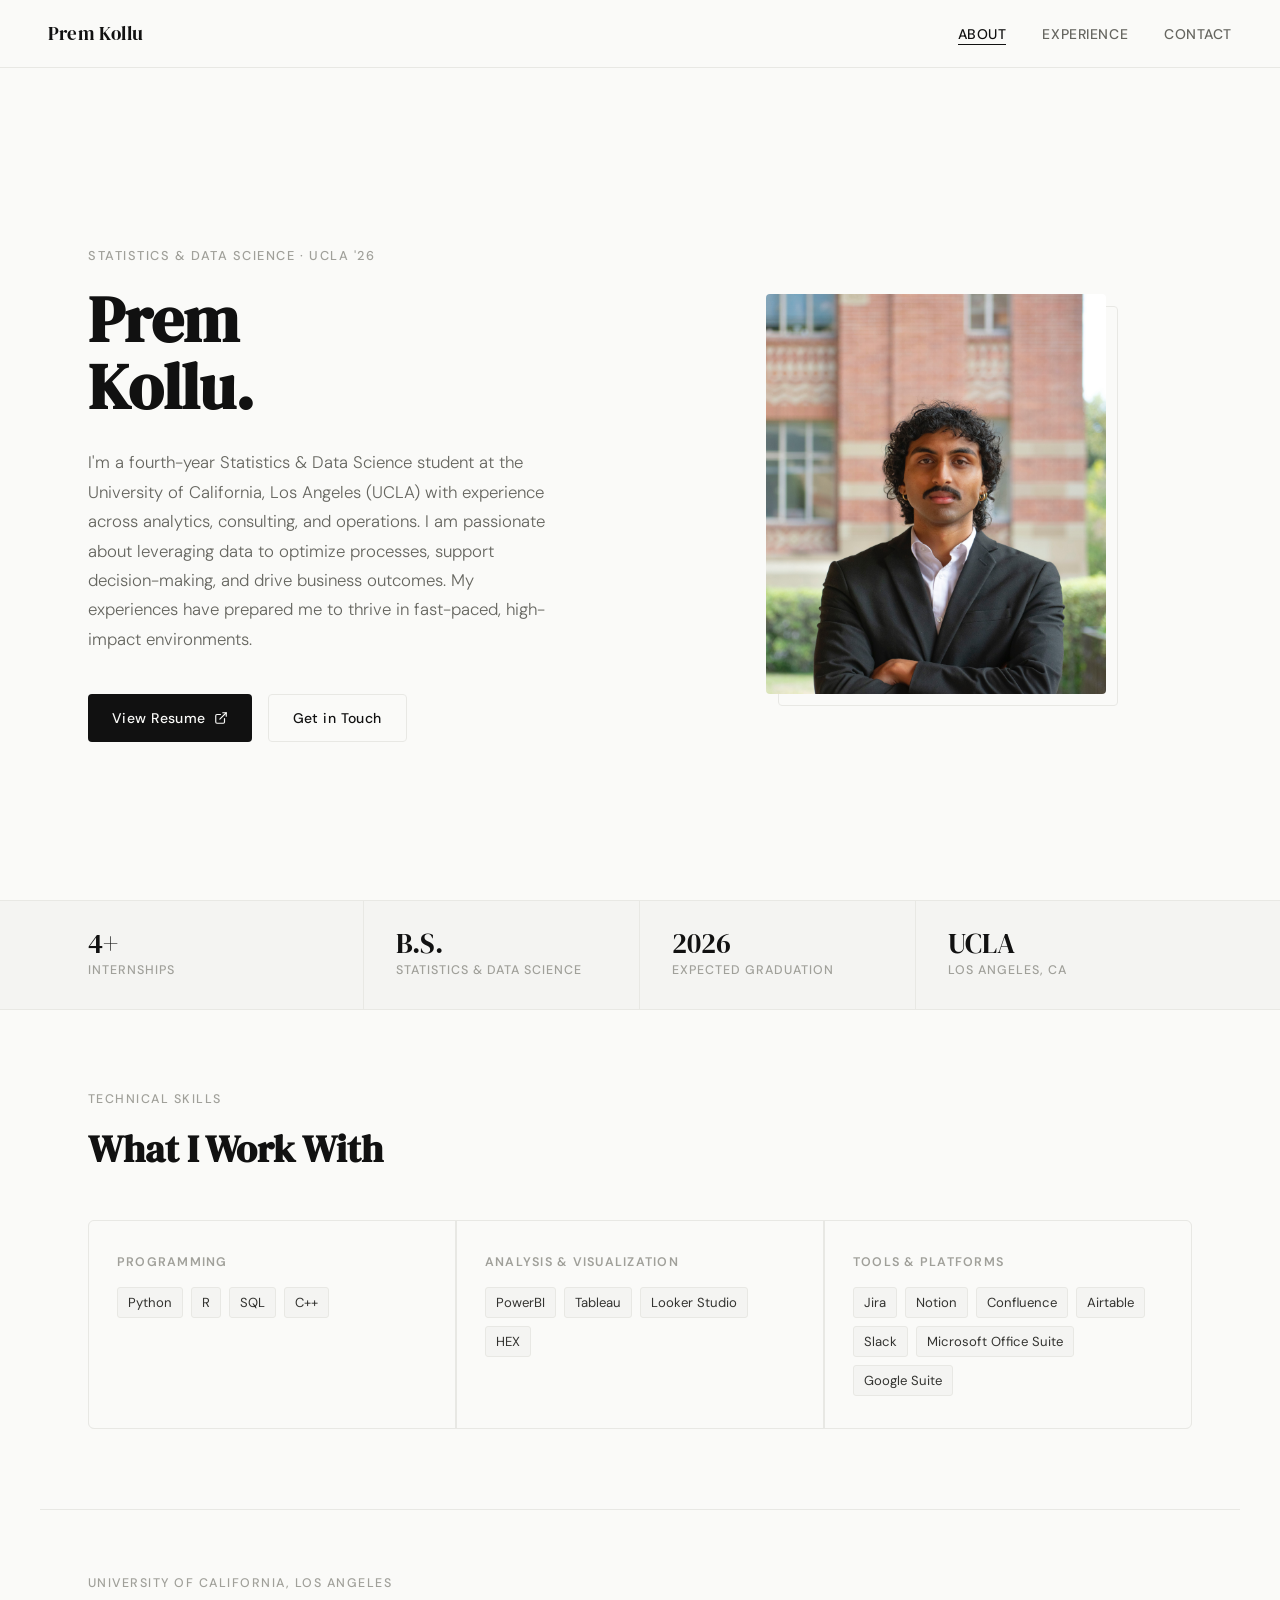
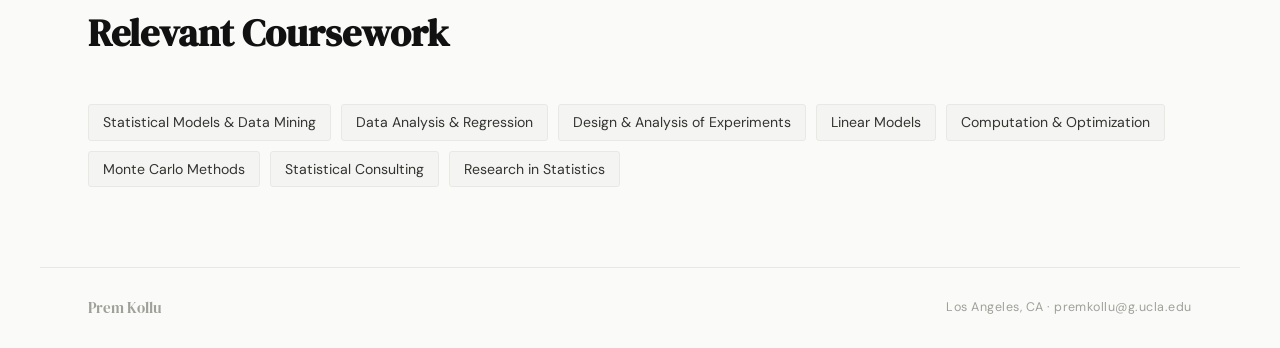
<file: index.html>
<!DOCTYPE html>
<html lang="en">
<head>
  <meta charset="UTF-8" />
  <meta name="viewport" content="width=device-width, initial-scale=1.0" />
  <title>Prem Kollu</title>
  <link rel="stylesheet" href="styles.css" />
</head>
<body>

  <!-- NAV -->
  <nav>
    <a href="index.html" class="nav-logo">Prem Kollu</a>
    <ul class="nav-links">
      <li><a href="index.html" class="active">About</a></li>
      <li><a href="experience.html">Experience</a></li>
      <li><a href="contact.html">Contact</a></li>
    </ul>
  </nav>

  <div class="page-wrapper">

    <!-- HERO -->
    <section class="hero">
      <div class="hero-text">
        <p class="hero-eyebrow">Statistics &amp; Data Science · UCLA '26</p>
        <h1 class="hero-name">Prem<br>Kollu.</h1>
        <p class="hero-bio">
          I'm a fourth-year Statistics &amp; Data Science student at the University of California, Los Angeles (UCLA) with experience across analytics, consulting, and operations. I am passionate about leveraging data to optimize processes, support decision-making, and drive business outcomes. My experiences have prepared me to thrive in fast-paced, high-impact environments.
        </p>
        <div class="hero-actions">
          <a href="resume.pdf" target="_blank" class="btn btn-primary">
            View Resume
            <svg width="14" height="14" viewBox="0 0 24 24" fill="none" stroke="currentColor" stroke-width="2" stroke-linecap="round" stroke-linejoin="round"><path d="M18 13v6a2 2 0 0 1-2 2H5a2 2 0 0 1-2-2V8a2 2 0 0 1 2-2h6"/><polyline points="15 3 21 3 21 9"/><line x1="10" y1="14" x2="21" y2="3"/></svg>
          </a>
          <a href="contact.html" class="btn btn-outline">Get in Touch</a>
        </div>
      </div>

      <div class="hero-photo-col">
        <div class="hero-photo-frame">
          <!-- Replace photo.jpg with your actual photo filename -->
          <img src="photo.jpg" alt="Prem Kollu"
               onerror="this.style.display='none'; this.nextElementSibling.style.display='flex';" />
          <div class="hero-photo-placeholder" style="display:none;">
            <svg width="40" height="40" viewBox="0 0 24 24" fill="none" stroke="currentColor" stroke-width="1" stroke-linecap="round" stroke-linejoin="round"><path d="M20 21v-2a4 4 0 0 0-4-4H8a4 4 0 0 0-4 4v2"/><circle cx="12" cy="7" r="4"/></svg>
            <span>Add Photo</span>
          </div>
        </div>
      </div>
    </section>

    <!-- STATS BAR -->
    <div class="stats-bar">
      <div class="stats-bar-inner">
        <div class="stat-item">
          <div class="stat-number">4+</div>
          <div class="stat-label">Internships</div>
        </div>
        <div class="stat-item">
          <div class="stat-number">B.S.</div>
          <div class="stat-label">Statistics &amp; Data Science</div>
        </div>
        <div class="stat-item">
          <div class="stat-number">2026</div>
          <div class="stat-label">Expected Graduation</div>
        </div>
        <div class="stat-item">
          <div class="stat-number">UCLA</div>
          <div class="stat-label">Los Angeles, CA</div>
        </div>
      </div>
    </div>

    <!-- SKILLS -->
    <section class="skills-section">
      <p class="section-label">Technical Skills</p>
      <h2 class="section-title">What I Work With</h2>

      <div class="skills-grid skills-grid-3">
        <div class="skill-card">
          <div class="skill-card-title">Programming</div>
          <div class="skill-tags">
            <span class="skill-tag">Python</span>
            <span class="skill-tag">R</span>
            <span class="skill-tag">SQL</span>
            <span class="skill-tag">C++</span>
          </div>
        </div>
        <div class="skill-card">
          <div class="skill-card-title">Analysis &amp; Visualization</div>
          <div class="skill-tags">
            <span class="skill-tag">PowerBI</span>
            <span class="skill-tag">Tableau</span>
            <span class="skill-tag">Looker Studio</span>
            <span class="skill-tag">HEX</span>
          </div>
        </div>
        <div class="skill-card">
          <div class="skill-card-title">Tools &amp; Platforms</div>
          <div class="skill-tags">
            <span class="skill-tag">Jira</span>
            <span class="skill-tag">Notion</span>
            <span class="skill-tag">Confluence</span>
            <span class="skill-tag">Airtable</span>
            <span class="skill-tag">Slack</span>
            <span class="skill-tag">Microsoft Office Suite</span>
            <span class="skill-tag">Google Suite</span>
          </div>
        </div>
      </div>
    </section>

    <!-- COURSEWORK -->
    <section class="coursework-section">
      <p class="section-label">University of California, Los Angeles</p>
      <h2 class="section-title">Relevant Coursework</h2>
      <div class="coursework-tags">
        <span class="skill-tag">Statistical Models &amp; Data Mining</span>
        <span class="skill-tag">Data Analysis &amp; Regression</span>
        <span class="skill-tag">Design &amp; Analysis of Experiments</span>
        <span class="skill-tag">Linear Models</span>
        <span class="skill-tag">Computation &amp; Optimization</span>
        <span class="skill-tag">Monte Carlo Methods</span>
        <span class="skill-tag">Statistical Consulting</span>
        <span class="skill-tag">Research in Statistics</span>
      </div>
    </section>

    <footer>
      <span class="footer-name">Prem Kollu</span>
      <span class="footer-note">Los Angeles, CA · premkollu@g.ucla.edu</span>
    </footer>

  </div>
</body>
</html>
</file>
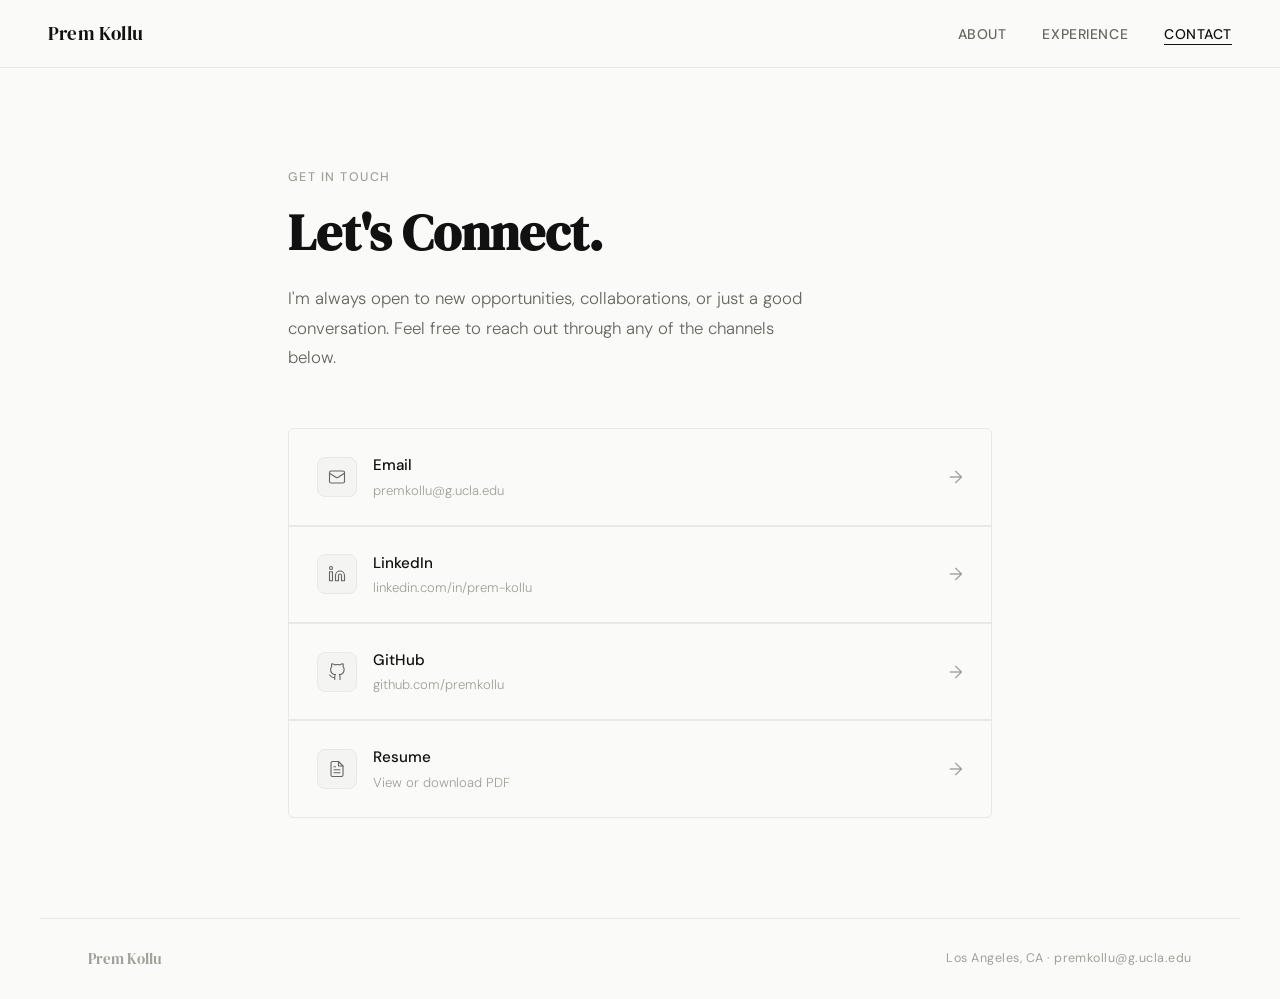
<file: contact.html>
<!DOCTYPE html>
<html lang="en">
<head>
  <meta charset="UTF-8" />
  <meta name="viewport" content="width=device-width, initial-scale=1.0" />
  <title>Contact — Prem Kollu</title>
  <link rel="stylesheet" href="styles.css" />
</head>
<body>

  <!-- NAV -->
  <nav>
    <a href="index.html" class="nav-logo">Prem Kollu</a>
    <ul class="nav-links">
      <li><a href="index.html">About</a></li>
      <li><a href="experience.html">Experience</a></li>
      <li><a href="contact.html" class="active">Contact</a></li>
    </ul>
  </nav>

  <div class="page-wrapper">

    <div class="contact-wrapper">
      <p class="contact-eyebrow">Get in Touch</p>
      <h1 class="contact-title">Let's Connect.</h1>
      <p class="contact-desc">
        I'm always open to new opportunities, collaborations, or just a good conversation. Feel free to reach out through any of the channels below.
      </p>

      <div class="contact-links">

        <!-- Email -->
        <a href="mailto:premkollu@g.ucla.edu" class="contact-link-item">
          <div class="contact-link-left">
            <div class="contact-link-icon">
              <svg viewBox="0 0 24 24"><rect x="2" y="4" width="20" height="16" rx="2"/><path d="m22 7-8.97 5.7a1.94 1.94 0 0 1-2.06 0L2 7"/></svg>
            </div>
            <div>
              <div class="contact-link-label">Email</div>
              <div class="contact-link-value">premkollu@g.ucla.edu</div>
            </div>
          </div>
          <span class="contact-link-arrow">→</span>
        </a>

        <!-- LinkedIn -->
        <a href="https://linkedin.com/in/prem-kollu" target="_blank" rel="noopener" class="contact-link-item">
          <div class="contact-link-left">
            <div class="contact-link-icon">
              <svg viewBox="0 0 24 24"><path d="M16 8a6 6 0 0 1 6 6v7h-4v-7a2 2 0 0 0-2-2 2 2 0 0 0-2 2v7h-4v-7a6 6 0 0 1 6-6z"/><rect x="2" y="9" width="4" height="12"/><circle cx="4" cy="4" r="2"/></svg>
            </div>
            <div>
              <div class="contact-link-label">LinkedIn</div>
              <div class="contact-link-value">linkedin.com/in/prem-kollu</div>
            </div>
          </div>
          <span class="contact-link-arrow">→</span>
        </a>

        <!-- GitHub -->
        <a href="https://github.com/premkollu" target="_blank" rel="noopener" class="contact-link-item">
          <div class="contact-link-left">
            <div class="contact-link-icon">
              <svg viewBox="0 0 24 24"><path d="M9 19c-5 1.5-5-2.5-7-3m14 6v-3.87a3.37 3.37 0 0 0-.94-2.61c3.14-.35 6.44-1.54 6.44-7A5.44 5.44 0 0 0 20 4.77 5.07 5.07 0 0 0 19.91 1S18.73.65 16 2.48a13.38 13.38 0 0 0-7 0C6.27.65 5.09 1 5.09 1A5.07 5.07 0 0 0 5 4.77a5.44 5.44 0 0 0-1.5 3.78c0 5.42 3.3 6.61 6.44 7A3.37 3.37 0 0 0 9 18.13V22"/></svg>
            </div>
            <div>
              <div class="contact-link-label">GitHub</div>
              <div class="contact-link-value">github.com/premkollu</div>
            </div>
          </div>
          <span class="contact-link-arrow">→</span>
        </a>

        <!-- Resume -->
        <a href="resume.pdf" target="_blank" class="contact-link-item">
          <div class="contact-link-left">
            <div class="contact-link-icon">
              <svg viewBox="0 0 24 24"><path d="M14 2H6a2 2 0 0 0-2 2v16a2 2 0 0 0 2 2h12a2 2 0 0 0 2-2V8z"/><polyline points="14 2 14 8 20 8"/><line x1="16" y1="13" x2="8" y2="13"/><line x1="16" y1="17" x2="8" y2="17"/><polyline points="10 9 9 9 8 9"/></svg>
            </div>
            <div>
              <div class="contact-link-label">Resume</div>
              <div class="contact-link-value">View or download PDF</div>
            </div>
          </div>
          <span class="contact-link-arrow">→</span>
        </a>

      </div>
    </div>

    <footer>
      <span class="footer-name">Prem Kollu</span>
      <span class="footer-note">Los Angeles, CA · premkollu@g.ucla.edu</span>
    </footer>

  </div>
</body>
</html>
</file>
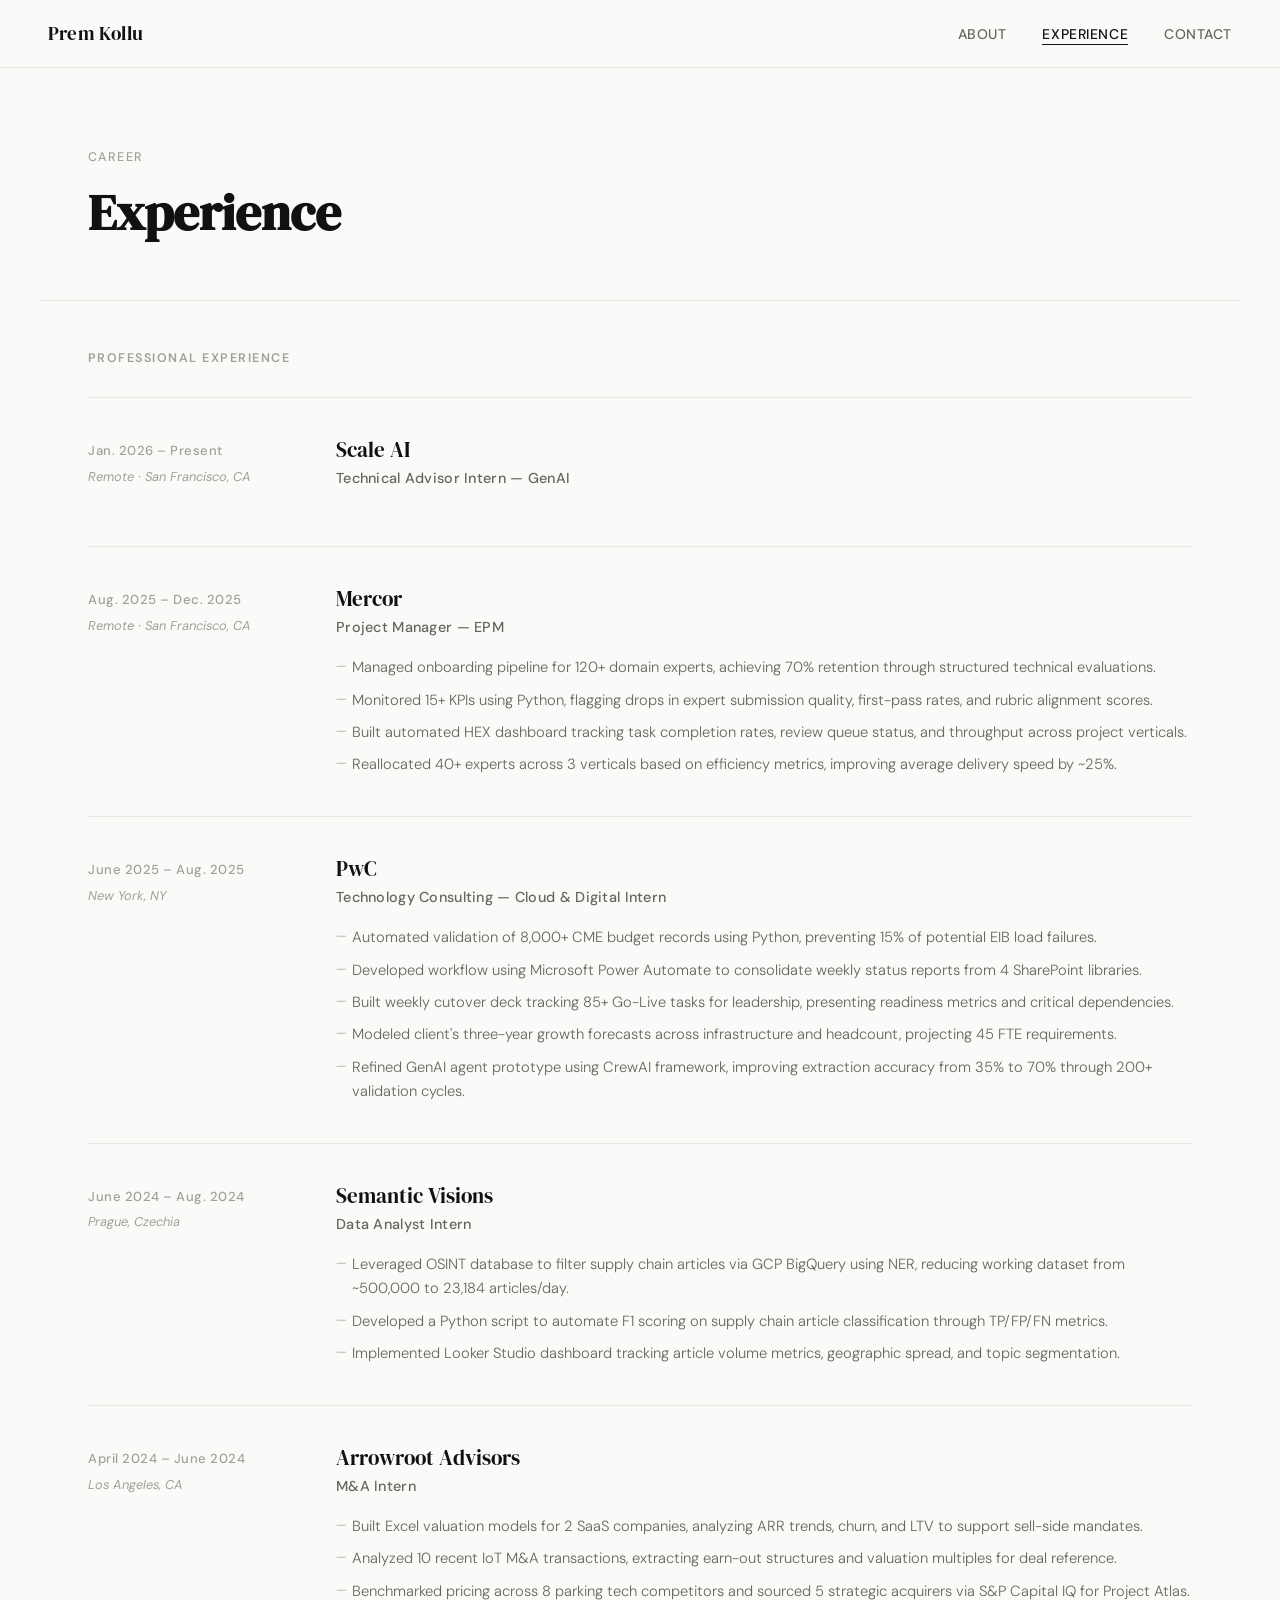
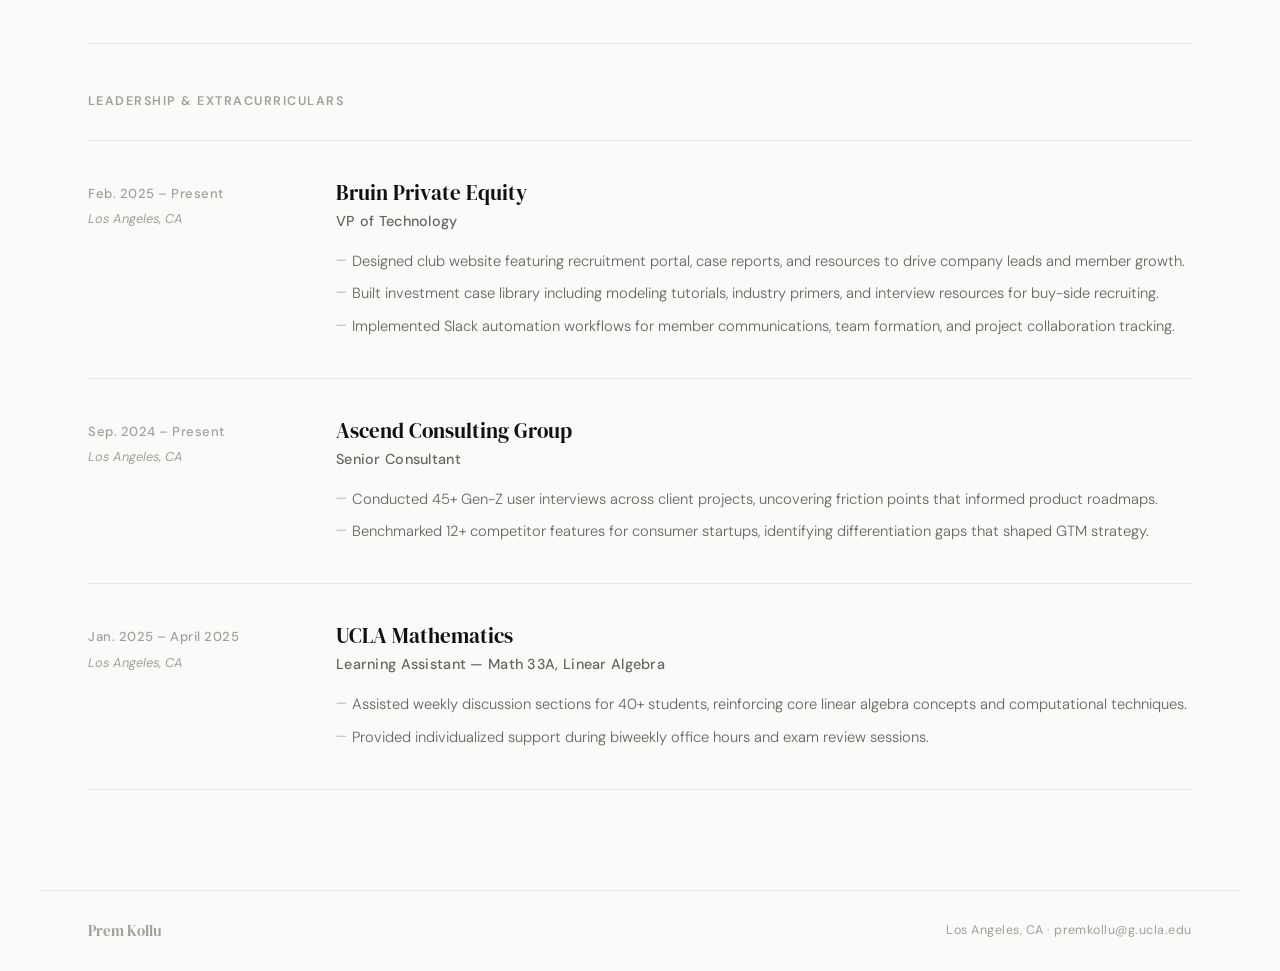
<file: experience.html>
<!DOCTYPE html>
<html lang="en">
<head>
  <meta charset="UTF-8" />
  <meta name="viewport" content="width=device-width, initial-scale=1.0" />
  <title>Experience — Prem Kollu</title>
  <link rel="stylesheet" href="styles.css" />
</head>
<body>

  <!-- NAV -->
  <nav>
    <a href="index.html" class="nav-logo">Prem Kollu</a>
    <ul class="nav-links">
      <li><a href="index.html">About</a></li>
      <li><a href="experience.html" class="active">Experience</a></li>
      <li><a href="contact.html">Contact</a></li>
    </ul>
  </nav>

  <div class="page-wrapper">

    <!-- HEADER -->
    <div class="exp-header">
      <p class="section-label">Career</p>
      <h1>Experience</h1>
    </div>

    <div class="exp-body">

      <!-- PROFESSIONAL EXPERIENCE -->
      <p class="exp-section-title">Professional Experience</p>

      <!-- Scale AI -->
      <div class="exp-item">
        <div class="exp-meta">
          <div class="exp-date">Jan. 2026 – Present</div>
          <div class="exp-location">Remote · San Francisco, CA</div>
        </div>
        <div class="exp-content">
          <div class="exp-company">Scale AI</div>
          <div class="exp-role">Technical Advisor Intern — GenAI</div>
          <!-- No bullets listed on resume for this role -->
        </div>
      </div>

      <!-- Mercor -->
      <div class="exp-item">
        <div class="exp-meta">
          <div class="exp-date">Aug. 2025 – Dec. 2025</div>
          <div class="exp-location">Remote · San Francisco, CA</div>
        </div>
        <div class="exp-content">
          <div class="exp-company">Mercor</div>
          <div class="exp-role">Project Manager — EPM</div>
          <ul class="exp-bullets">
            <li>Managed onboarding pipeline for 120+ domain experts, achieving 70% retention through structured technical evaluations.</li>
            <li>Monitored 15+ KPIs using Python, flagging drops in expert submission quality, first-pass rates, and rubric alignment scores.</li>
            <li>Built automated HEX dashboard tracking task completion rates, review queue status, and throughput across project verticals.</li>
            <li>Reallocated 40+ experts across 3 verticals based on efficiency metrics, improving average delivery speed by ~25%.</li>
          </ul>
        </div>
      </div>

      <!-- PwC -->
      <div class="exp-item">
        <div class="exp-meta">
          <div class="exp-date">June 2025 – Aug. 2025</div>
          <div class="exp-location">New York, NY</div>
        </div>
        <div class="exp-content">
          <div class="exp-company">PwC</div>
          <div class="exp-role">Technology Consulting — Cloud &amp; Digital Intern</div>
          <ul class="exp-bullets">
            <li>Automated validation of 8,000+ CME budget records using Python, preventing 15% of potential EIB load failures.</li>
            <li>Developed workflow using Microsoft Power Automate to consolidate weekly status reports from 4 SharePoint libraries.</li>
            <li>Built weekly cutover deck tracking 85+ Go-Live tasks for leadership, presenting readiness metrics and critical dependencies.</li>
            <li>Modeled client's three-year growth forecasts across infrastructure and headcount, projecting 45 FTE requirements.</li>
            <li>Refined GenAI agent prototype using CrewAI framework, improving extraction accuracy from 35% to 70% through 200+ validation cycles.</li>
          </ul>
        </div>
      </div>

      <!-- Semantic Visions -->
      <div class="exp-item">
        <div class="exp-meta">
          <div class="exp-date">June 2024 – Aug. 2024</div>
          <div class="exp-location">Prague, Czechia</div>
        </div>
        <div class="exp-content">
          <div class="exp-company">Semantic Visions</div>
          <div class="exp-role">Data Analyst Intern</div>
          <ul class="exp-bullets">
            <li>Leveraged OSINT database to filter supply chain articles via GCP BigQuery using NER, reducing working dataset from ~500,000 to 23,184 articles/day.</li>
            <li>Developed a Python script to automate F1 scoring on supply chain article classification through TP/FP/FN metrics.</li>
            <li>Implemented Looker Studio dashboard tracking article volume metrics, geographic spread, and topic segmentation.</li>
          </ul>
        </div>
      </div>

      <!-- Arrowroot -->
      <div class="exp-item">
        <div class="exp-meta">
          <div class="exp-date">April 2024 – June 2024</div>
          <div class="exp-location">Los Angeles, CA</div>
        </div>
        <div class="exp-content">
          <div class="exp-company">Arrowroot Advisors</div>
          <div class="exp-role">M&amp;A Intern</div>
          <ul class="exp-bullets">
            <li>Built Excel valuation models for 2 SaaS companies, analyzing ARR trends, churn, and LTV to support sell-side mandates.</li>
            <li>Analyzed 10 recent IoT M&amp;A transactions, extracting earn-out structures and valuation multiples for deal reference.</li>
            <li>Benchmarked pricing across 8 parking tech competitors and sourced 5 strategic acquirers via S&amp;P Capital IQ for Project Atlas.</li>
          </ul>
        </div>
      </div>

      <!-- CLUBS & LEADERSHIP -->
      <p class="exp-section-title">Leadership &amp; Extracurriculars</p>

      <!-- Bruin PE -->
      <div class="exp-item">
        <div class="exp-meta">
          <div class="exp-date">Feb. 2025 – Present</div>
          <div class="exp-location">Los Angeles, CA</div>
        </div>
        <div class="exp-content">
          <div class="exp-company">Bruin Private Equity</div>
          <div class="exp-role">VP of Technology</div>
          <ul class="exp-bullets">
            <li>Designed club website featuring recruitment portal, case reports, and resources to drive company leads and member growth.</li>
            <li>Built investment case library including modeling tutorials, industry primers, and interview resources for buy-side recruiting.</li>
            <li>Implemented Slack automation workflows for member communications, team formation, and project collaboration tracking.</li>
          </ul>
        </div>
      </div>

      <!-- Ascend -->
      <div class="exp-item">
        <div class="exp-meta">
          <div class="exp-date">Sep. 2024 – Present</div>
          <div class="exp-location">Los Angeles, CA</div>
        </div>
        <div class="exp-content">
          <div class="exp-company">Ascend Consulting Group</div>
          <div class="exp-role">Senior Consultant</div>
          <ul class="exp-bullets">
            <li>Conducted 45+ Gen-Z user interviews across client projects, uncovering friction points that informed product roadmaps.</li>
            <li>Benchmarked 12+ competitor features for consumer startups, identifying differentiation gaps that shaped GTM strategy.</li>
          </ul>
        </div>
      </div>

      <!-- UCLA Math -->
      <div class="exp-item">
        <div class="exp-meta">
          <div class="exp-date">Jan. 2025 – April 2025</div>
          <div class="exp-location">Los Angeles, CA</div>
        </div>
        <div class="exp-content">
          <div class="exp-company">UCLA Mathematics</div>
          <div class="exp-role">Learning Assistant — Math 33A, Linear Algebra</div>
          <ul class="exp-bullets">
            <li>Assisted weekly discussion sections for 40+ students, reinforcing core linear algebra concepts and computational techniques.</li>
            <li>Provided individualized support during biweekly office hours and exam review sessions.</li>
          </ul>
        </div>
      </div>

    </div><!-- /exp-body -->

    <footer>
      <span class="footer-name">Prem Kollu</span>
      <span class="footer-note">Los Angeles, CA · premkollu@g.ucla.edu</span>
    </footer>

  </div>
</body>
</html>
</file>
<file: styles.css>
@import url('https://fonts.googleapis.com/css2?family=DM+Serif+Display:ital@0;1&family=DM+Sans:ital,opsz,wght@0,9..40,300;0,9..40,400;0,9..40,500;0,9..40,600;1,9..40,300&display=swap');

*, *::before, *::after {
  box-sizing: border-box;
  margin: 0;
  padding: 0;
}

:root {
  --black: #111111;
  --white: #fafaf8;
  --gray-100: #f4f4f2;
  --gray-200: #e8e8e4;
  --gray-400: #a0a09a;
  --gray-600: #666660;
  --gray-800: #333330;
  --accent: #111111;
  --serif: 'DM Serif Display', Georgia, serif;
  --sans: 'DM Sans', system-ui, sans-serif;
  --nav-height: 68px;
}

html {
  scroll-behavior: smooth;
}

body {
  font-family: var(--sans);
  background-color: var(--white);
  color: var(--black);
  font-size: 16px;
  line-height: 1.6;
  -webkit-font-smoothing: antialiased;
}

/* ── NAV ── */
nav {
  position: fixed;
  top: 0;
  left: 0;
  right: 0;
  height: var(--nav-height);
  background: rgba(250, 250, 248, 0.92);
  backdrop-filter: blur(12px);
  -webkit-backdrop-filter: blur(12px);
  border-bottom: 1px solid var(--gray-200);
  z-index: 100;
  display: flex;
  align-items: center;
  justify-content: space-between;
  padding: 0 48px;
}

.nav-logo {
  font-family: var(--serif);
  font-size: 1.2rem;
  color: var(--black);
  text-decoration: none;
  letter-spacing: 0.01em;
}

.nav-links {
  display: flex;
  gap: 36px;
  list-style: none;
}

.nav-links a {
  font-family: var(--sans);
  font-size: 0.875rem;
  font-weight: 500;
  color: var(--gray-600);
  text-decoration: none;
  letter-spacing: 0.04em;
  text-transform: uppercase;
  transition: color 0.2s;
  position: relative;
}

.nav-links a::after {
  content: '';
  position: absolute;
  bottom: -2px;
  left: 0;
  width: 0;
  height: 1px;
  background: var(--black);
  transition: width 0.25s ease;
}

.nav-links a:hover {
  color: var(--black);
}

.nav-links a:hover::after,
.nav-links a.active::after {
  width: 100%;
}

.nav-links a.active {
  color: var(--black);
}

/* ── PAGE WRAPPER ── */
.page-wrapper {
  padding-top: var(--nav-height);
  min-height: 100vh;
}

/* ── HERO (index) ── */
.hero {
  display: grid;
  grid-template-columns: 1fr 1fr;
  min-height: calc(100vh - var(--nav-height));
  max-width: 1200px;
  margin: 0 auto;
  padding: 80px 48px 60px;
  gap: 80px;
  align-items: center;
}

.hero-text {
  animation: fadeUp 0.7s ease both;
}

.hero-eyebrow {
  font-family: var(--sans);
  font-size: 0.8rem;
  font-weight: 500;
  letter-spacing: 0.12em;
  text-transform: uppercase;
  color: var(--gray-400);
  margin-bottom: 20px;
}

.hero-name {
  font-family: var(--serif);
  font-size: clamp(3rem, 5vw, 4.5rem);
  line-height: 1.05;
  color: var(--black);
  margin-bottom: 28px;
}

.hero-bio {
  font-size: 1.05rem;
  color: var(--gray-600);
  line-height: 1.75;
  max-width: 480px;
  margin-bottom: 40px;
  font-weight: 300;
}

.hero-actions {
  display: flex;
  gap: 16px;
  flex-wrap: wrap;
}

.btn {
  display: inline-flex;
  align-items: center;
  gap: 8px;
  padding: 12px 24px;
  font-family: var(--sans);
  font-size: 0.875rem;
  font-weight: 500;
  letter-spacing: 0.03em;
  text-decoration: none;
  border-radius: 4px;
  transition: all 0.2s ease;
  cursor: pointer;
  border: none;
}

.btn-primary {
  background: var(--black);
  color: var(--white);
}

.btn-primary:hover {
  background: var(--gray-800);
  transform: translateY(-1px);
  box-shadow: 0 4px 16px rgba(0,0,0,0.15);
}

.btn-outline {
  background: transparent;
  color: var(--black);
  border: 1.5px solid var(--gray-200);
}

.btn-outline:hover {
  border-color: var(--black);
  transform: translateY(-1px);
}

.hero-photo-col {
  display: flex;
  justify-content: center;
  align-items: center;
  animation: fadeUp 0.7s 0.15s ease both;
}

.hero-photo-frame {
  position: relative;
  width: 340px;
  height: 400px;
}

.hero-photo-frame::before {
  content: '';
  position: absolute;
  inset: 12px -12px -12px 12px;
  border: 1.5px solid var(--gray-200);
  border-radius: 4px;
  z-index: 0;
}

.hero-photo-frame img {
  position: relative;
  z-index: 1;
  width: 100%;
  height: 100%;
  object-fit: cover;
  border-radius: 4px;
  display: block;
}

.hero-photo-placeholder {
  position: relative;
  z-index: 1;
  width: 100%;
  height: 100%;
  background: var(--gray-100);
  border-radius: 4px;
  display: flex;
  align-items: center;
  justify-content: center;
  flex-direction: column;
  gap: 12px;
  color: var(--gray-400);
  font-size: 0.875rem;
  font-weight: 500;
  letter-spacing: 0.05em;
  text-transform: uppercase;
}

/* ── QUICK STATS BAR ── */
.stats-bar {
  border-top: 1px solid var(--gray-200);
  border-bottom: 1px solid var(--gray-200);
  background: var(--gray-100);
}

.stats-bar-inner {
  max-width: 1200px;
  margin: 0 auto;
  padding: 0 48px;
  display: grid;
  grid-template-columns: repeat(4, 1fr);
}

.stat-item {
  padding: 28px 0;
  border-right: 1px solid var(--gray-200);
  padding-left: 32px;
  animation: fadeUp 0.6s ease both;
}

.stat-item:first-child {
  padding-left: 0;
  border-left: none;
}

.stat-item:last-child {
  border-right: none;
}

.stat-number {
  font-family: var(--serif);
  font-size: 1.75rem;
  color: var(--black);
  line-height: 1;
  margin-bottom: 4px;
}

.stat-label {
  font-size: 0.78rem;
  font-weight: 500;
  letter-spacing: 0.08em;
  text-transform: uppercase;
  color: var(--gray-400);
}

/* ── SKILLS SECTION ── */
.skills-section {
  max-width: 1200px;
  margin: 0 auto;
  padding: 80px 48px;
}

.section-label {
  font-size: 0.78rem;
  font-weight: 500;
  letter-spacing: 0.12em;
  text-transform: uppercase;
  color: var(--gray-400);
  margin-bottom: 16px;
}

.section-title {
  font-family: var(--serif);
  font-size: clamp(1.8rem, 3vw, 2.4rem);
  color: var(--black);
  margin-bottom: 48px;
  line-height: 1.2;
}

.skills-grid {
  display: grid;
  grid-template-columns: repeat(3, 1fr);
  gap: 2px;
  background: var(--gray-200);
  border: 1px solid var(--gray-200);
  border-radius: 6px;
  overflow: hidden;
}

.skill-card {
  background: var(--white);
  padding: 32px 28px;
  transition: background 0.2s;
}

.skill-card:hover {
  background: var(--gray-100);
}

.skill-card-title {
  font-size: 0.78rem;
  font-weight: 600;
  letter-spacing: 0.1em;
  text-transform: uppercase;
  color: var(--gray-400);
  margin-bottom: 14px;
}

.skill-tags {
  display: flex;
  flex-wrap: wrap;
  gap: 8px;
}

.skill-tag {
  font-size: 0.82rem;
  font-weight: 400;
  color: var(--gray-800);
  background: var(--gray-100);
  border: 1px solid var(--gray-200);
  padding: 4px 10px;
  border-radius: 3px;
}

/* 3-card skills grid (single row) */
.skills-grid-3 {
  grid-template-columns: repeat(3, 1fr);
}

/* ── COURSEWORK SECTION ── */
.coursework-section {
  max-width: 1200px;
  margin: 0 auto;
  padding: 0 48px 80px;
  border-top: 1px solid var(--gray-200);
  padding-top: 64px;
}

.coursework-tags {
  display: flex;
  flex-wrap: wrap;
  gap: 10px;
}

.coursework-tags .skill-tag {
  font-size: 0.88rem;
  padding: 6px 14px;
}

@media (max-width: 768px) {
  .coursework-section {
    padding: 48px 24px 60px;
  }
}

/* ── EXPERIENCE PAGE ── */
.exp-header {
  max-width: 1200px;
  margin: 0 auto;
  padding: 80px 48px 60px;
  border-bottom: 1px solid var(--gray-200);
}

.exp-header h1 {
  font-family: var(--serif);
  font-size: clamp(2.5rem, 4vw, 3.5rem);
  line-height: 1.1;
  margin-top: 16px;
}

.exp-body {
  max-width: 1200px;
  margin: 0 auto;
  padding: 0 48px 100px;
}

.exp-section-title {
  font-size: 0.78rem;
  font-weight: 600;
  letter-spacing: 0.12em;
  text-transform: uppercase;
  color: var(--gray-400);
  padding: 48px 0 28px;
  border-bottom: 1px solid var(--gray-200);
  margin-bottom: 0;
}

.exp-item {
  display: grid;
  grid-template-columns: 200px 1fr;
  gap: 48px;
  padding: 40px 0;
  border-bottom: 1px solid var(--gray-200);
  animation: fadeUp 0.5s ease both;
}

.exp-meta {
  padding-top: 4px;
}

.exp-date {
  font-size: 0.82rem;
  font-weight: 500;
  color: var(--gray-400);
  letter-spacing: 0.04em;
  margin-bottom: 6px;
  line-height: 1.4;
}

.exp-location {
  font-size: 0.8rem;
  color: var(--gray-400);
  font-style: italic;
}

.exp-content {}

.exp-company {
  font-family: var(--serif);
  font-size: 1.3rem;
  color: var(--black);
  margin-bottom: 4px;
  line-height: 1.2;
}

.exp-role {
  font-size: 0.9rem;
  font-weight: 500;
  color: var(--gray-600);
  margin-bottom: 16px;
  letter-spacing: 0.02em;
}

.exp-bullets {
  list-style: none;
  display: flex;
  flex-direction: column;
  gap: 8px;
}

.exp-bullets li {
  font-size: 0.92rem;
  color: var(--gray-600);
  line-height: 1.65;
  padding-left: 16px;
  position: relative;
  font-weight: 300;
}

.exp-bullets li::before {
  content: '—';
  position: absolute;
  left: 0;
  color: var(--gray-400);
  font-size: 0.8rem;
}

/* ── CONTACT PAGE ── */
.contact-wrapper {
  max-width: 800px;
  margin: 0 auto;
  padding: 100px 48px;
  animation: fadeUp 0.7s ease both;
}

.contact-eyebrow {
  font-size: 0.78rem;
  font-weight: 500;
  letter-spacing: 0.12em;
  text-transform: uppercase;
  color: var(--gray-400);
  margin-bottom: 16px;
}

.contact-title {
  font-family: var(--serif);
  font-size: clamp(2.5rem, 4vw, 3.5rem);
  color: var(--black);
  line-height: 1.1;
  margin-bottom: 24px;
}

.contact-desc {
  font-size: 1.05rem;
  color: var(--gray-600);
  font-weight: 300;
  line-height: 1.75;
  max-width: 520px;
  margin-bottom: 56px;
}

.contact-links {
  display: flex;
  flex-direction: column;
  gap: 2px;
  background: var(--gray-200);
  border: 1px solid var(--gray-200);
  border-radius: 6px;
  overflow: hidden;
}

.contact-link-item {
  display: flex;
  align-items: center;
  justify-content: space-between;
  padding: 24px 28px;
  background: var(--white);
  text-decoration: none;
  transition: background 0.2s;
  group: true;
}

.contact-link-item:hover {
  background: var(--gray-100);
}

.contact-link-left {
  display: flex;
  align-items: center;
  gap: 16px;
}

.contact-link-icon {
  width: 40px;
  height: 40px;
  background: var(--gray-100);
  border: 1px solid var(--gray-200);
  border-radius: 8px;
  display: flex;
  align-items: center;
  justify-content: center;
  flex-shrink: 0;
}

.contact-link-icon svg {
  width: 18px;
  height: 18px;
  stroke: var(--gray-600);
  fill: none;
  stroke-width: 1.5;
  stroke-linecap: round;
  stroke-linejoin: round;
}

.contact-link-label {
  font-weight: 500;
  font-size: 0.95rem;
  color: var(--black);
  margin-bottom: 2px;
}

.contact-link-value {
  font-size: 0.82rem;
  color: var(--gray-400);
  font-weight: 300;
}

.contact-link-arrow {
  color: var(--gray-400);
  font-size: 1.1rem;
  transition: transform 0.2s, color 0.2s;
}

.contact-link-item:hover .contact-link-arrow {
  transform: translateX(3px);
  color: var(--black);
}

/* ── FOOTER ── */
footer {
  border-top: 1px solid var(--gray-200);
  padding: 28px 48px;
  display: flex;
  align-items: center;
  justify-content: space-between;
  max-width: 1200px;
  margin: 0 auto;
}

.footer-name {
  font-family: var(--serif);
  font-size: 0.95rem;
  color: var(--gray-400);
}

.footer-note {
  font-size: 0.78rem;
  color: var(--gray-400);
  letter-spacing: 0.04em;
}

/* ── ANIMATIONS ── */
@keyframes fadeUp {
  from {
    opacity: 0;
    transform: translateY(18px);
  }
  to {
    opacity: 1;
    transform: translateY(0);
  }
}

/* ── RESPONSIVE ── */
@media (max-width: 768px) {
  nav {
    padding: 0 24px;
  }

  .nav-links {
    gap: 20px;
  }

  .hero {
    grid-template-columns: 1fr;
    padding: 48px 24px 60px;
    gap: 48px;
    text-align: center;
  }

  .hero-photo-col {
    order: -1;
  }

  .hero-photo-frame {
    width: 220px;
    height: 260px;
  }

  .hero-bio {
    margin: 0 auto 40px;
  }

  .hero-actions {
    justify-content: center;
  }

  .stats-bar-inner {
    grid-template-columns: repeat(2, 1fr);
    padding: 0 24px;
  }

  .stat-item {
    padding-left: 16px;
  }

  .stat-item:nth-child(2) {
    border-right: none;
  }

  .skills-section {
    padding: 60px 24px;
  }

  .skills-grid {
    grid-template-columns: 1fr;
  }

  .exp-header, .exp-body {
    padding-left: 24px;
    padding-right: 24px;
  }

  .exp-item {
    grid-template-columns: 1fr;
    gap: 12px;
  }

  .contact-wrapper {
    padding: 60px 24px;
  }

  footer {
    padding: 24px;
    flex-direction: column;
    gap: 8px;
    text-align: center;
  }
}
</file>
